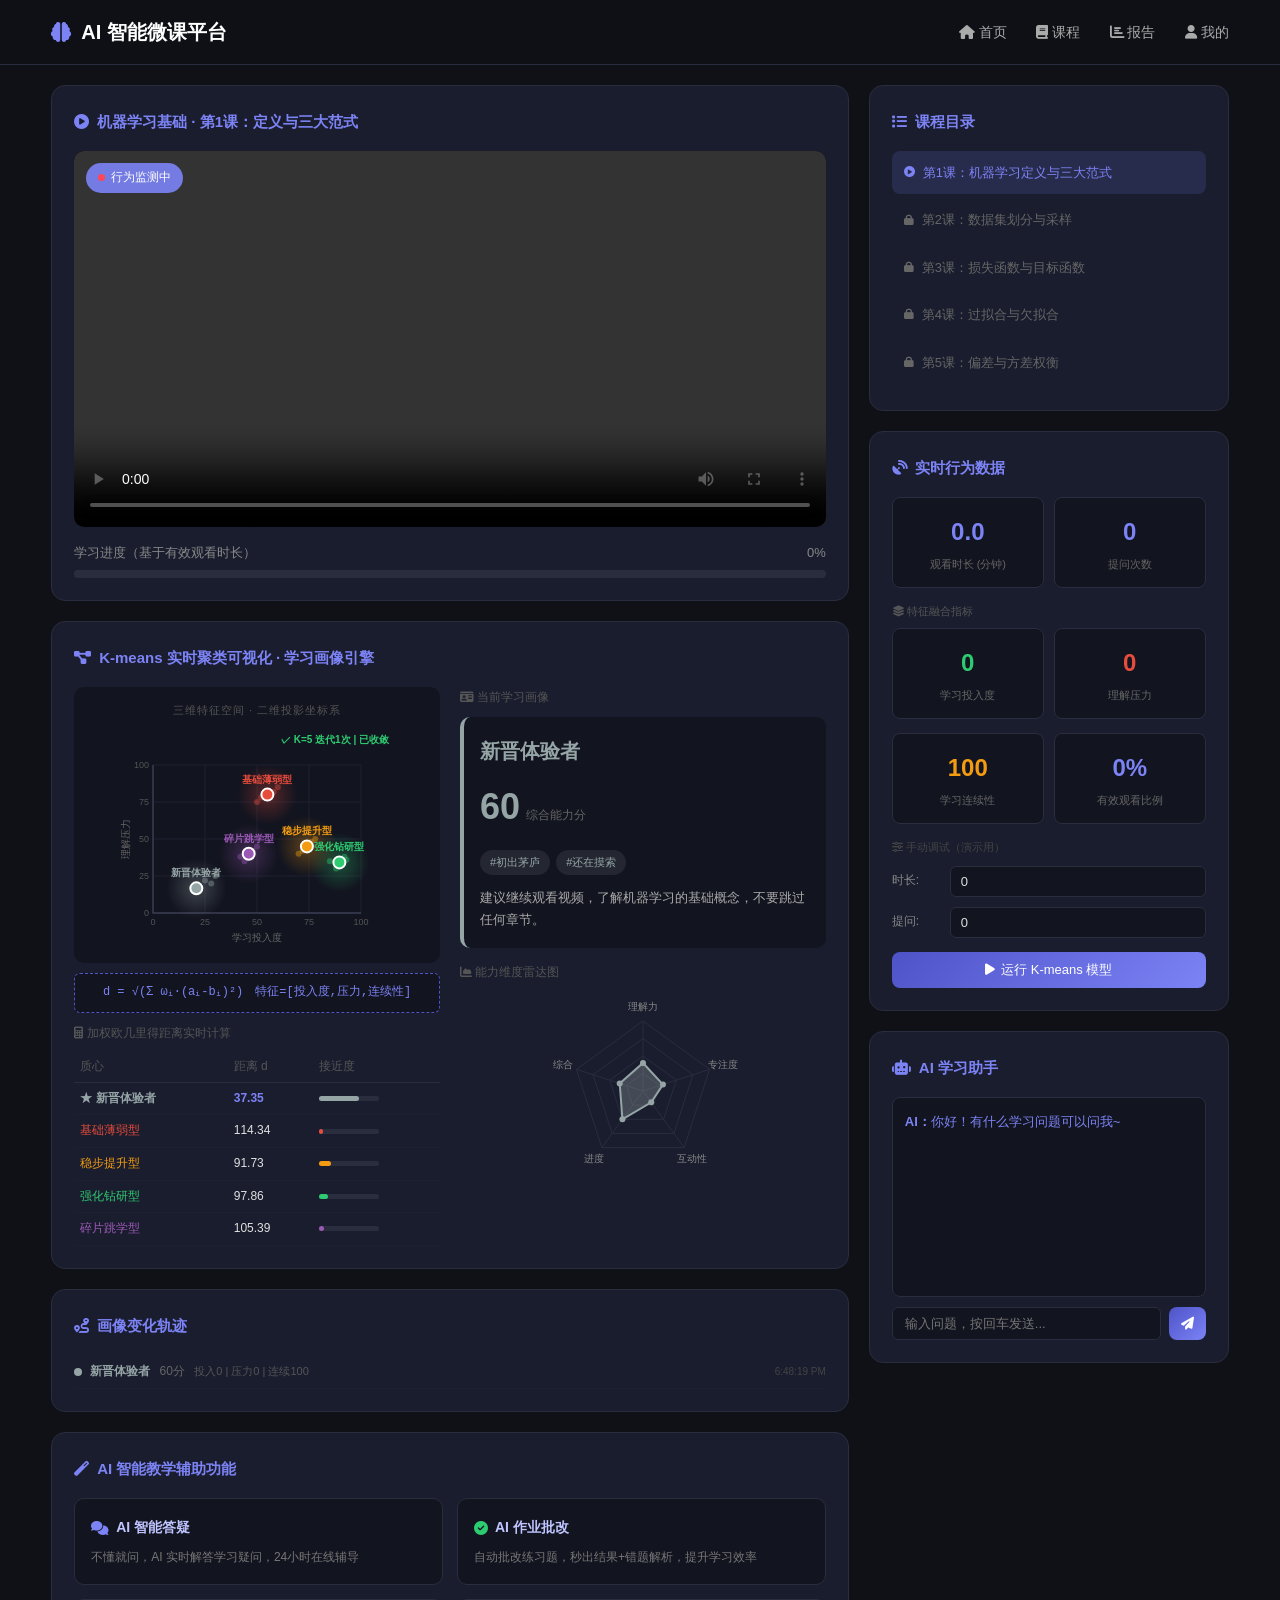
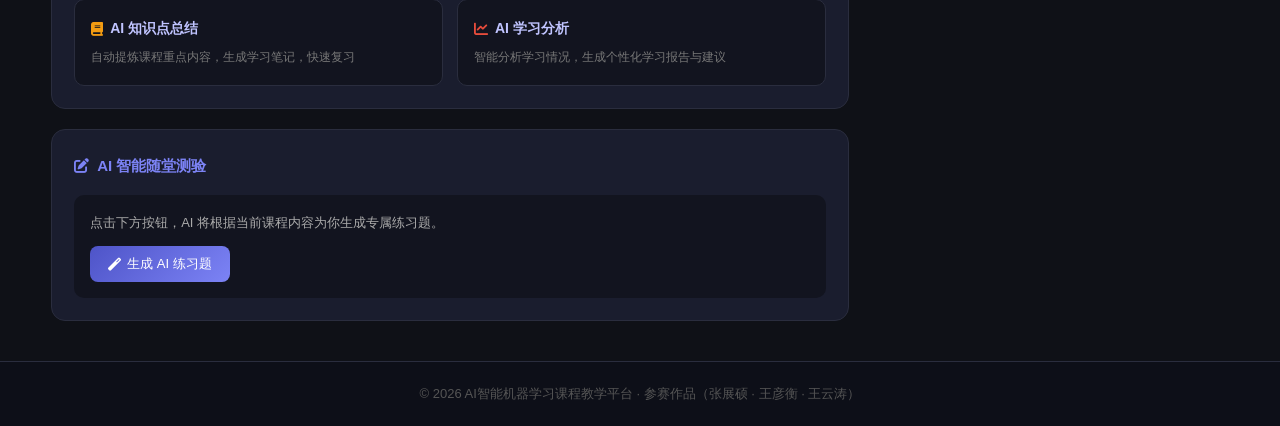
<file: index.html>
<!DOCTYPE html>
<html lang="zh-CN">
<head>
    <meta charset="UTF-8">
    <meta content="width=device-width, initial-scale=1.0" name="viewport">
    <title>AI智能微课教学平台</title>
    <link href="https://cdnjs.cloudflare.com/ajax/libs/font-awesome/6.4.0/css/all.min.css" rel="stylesheet">
    <link rel="stylesheet" href="style.css">
</head>
<body>

<header>
    <div class="container">
        <div class="nav">
            <div class="logo"><i class="fas fa-brain"></i><span>AI 智能微课平台</span></div>
            <div class="nav-links">
                <a href="#"><i class="fas fa-home"></i> 首页</a>
                <a href="#"><i class="fas fa-book"></i> 课程</a>
                <a href="teache.html"><i class="fas fa-chart-bar"></i> 报告</a>
                <a href="#"><i class="fas fa-user"></i> 我的</a>
            </div>
        </div>
    </div>
</header>

<div class="container">
    <div class="main-layout">

        <!-- 左侧 -->
        <div>
            <!-- 视频 -->
            <div class="card">
                <div class="card-title"><i class="fas fa-play-circle"></i> 机器学习基础 · 第1课：定义与三大范式</div>
                <div class="video-wrapper">
                    <video id="myVideo" controls src="https://www.w3schools.com/html/mov_bbb.mp4"></video>
                    <div class="video-overlay-badge"><div class="live-dot"></div> 行为监测中</div>
                </div>
                <div class="progress-section">
                    <div class="progress-label">
                        <span>学习进度（基于有效观看时长）</span>
                        <span id="progressText">0%</span>
                    </div>
                    <div class="progress-track"><div class="progress-fill" id="progressFill" style="width:0%"></div></div>
                </div>
            </div>

            <!-- K-means 可视化 -->
            <div class="card">
                <div class="card-title"><i class="fas fa-project-diagram"></i> K-means 实时聚类可视化 · 学习画像引擎</div>
                <div class="kmeans-split">
                    <div>
                        <div class="kmeans-viz-wrapper">
                            <div class="kmeans-viz-title">三维特征空间 · 二维投影坐标系</div>
                            <canvas id="kmeansCanvas" width="280" height="220"></canvas>
                        </div>
                        <div class="formula-box">
                            d = √(Σ ωᵢ·(aᵢ-bᵢ)²)　特征=[投入度,压力,连续性]
                        </div>
                        <div style="font-size:12px;color:#555;margin:10px 0 6px;">
                            <i class="fas fa-calculator"></i> 加权欧几里得距离实时计算
                        </div>
                        <table class="distance-table">
                            <thead><tr><th>质心</th><th>距离 d</th><th>接近度</th></tr></thead>
                            <tbody id="distanceTbody"></tbody>
                        </table>
                    </div>
                    <div>
                        <div style="font-size:12px;color:#555;margin-bottom:8px;">
                            <i class="fas fa-id-card"></i> 当前学习画像
                        </div>
                        <div class="profile-card" id="profileCard">
                            <div class="profile-name" id="profileName">等待数据...</div>
                            <div class="profile-score-row">
                                <div class="profile-score" id="profileScore">—</div>
                                <div class="profile-score-unit">综合能力分</div>
                            </div>
                            <div class="profile-tags" id="profileTags"></div>
                            <div class="profile-suggestion" id="profileSuggestion">运行模型后显示个性化建议</div>
                        </div>
                        <div style="margin-top:14px;">
                            <div style="font-size:12px;color:#555;margin-bottom:8px;">
                                <i class="fas fa-chart-area"></i> 能力维度雷达图
                            </div>
                            <canvas id="radarCanvas" width="220" height="200" style="display:block;margin:0 auto;"></canvas>
                        </div>
                    </div>
                </div>
            </div>

            <!-- 画像变化时间线 -->
            <div class="card">
                <div class="card-title"><i class="fas fa-route"></i> 画像变化轨迹</div>
                <div id="profileTimeline" style="max-height:200px;overflow-y:auto;font-size:12px;color:#aaa;">
                    <p style="color:#555;">开始学习后自动记录画像变化...</p>
                </div>
            </div>

            <!-- AI 功能介绍 -->
            <div class="card">
                <div class="card-title"><i class="fas fa-magic"></i> AI 智能教学辅助功能</div>
                <div class="ai-grid">
                    <div class="ai-feat-card"><h4><i class="fas fa-comments" style="color:#7c83f5"></i> AI 智能答疑</h4><p>不懂就问，AI 实时解答学习疑问，24小时在线辅导</p></div>
                    <div class="ai-feat-card"><h4><i class="fas fa-check-circle" style="color:#2ecc71"></i> AI 作业批改</h4><p>自动批改练习题，秒出结果+错题解析，提升学习效率</p></div>
                    <div class="ai-feat-card"><h4><i class="fas fa-book" style="color:#f39c12"></i> AI 知识点总结</h4><p>自动提炼课程重点内容，生成学习笔记，快速复习</p></div>
                    <div class="ai-feat-card"><h4><i class="fas fa-chart-line" style="color:#e74c3c"></i> AI 学习分析</h4><p>智能分析学习情况，生成个性化学习报告与建议</p></div>
                </div>
            </div>

            <!-- 测验 -->
            <div class="card">
                <div class="card-title"><i class="fas fa-edit"></i> AI 智能随堂测验</div>
                <div class="quiz-inner" id="quizContent">
                    <p>点击下方按钮，AI 将根据当前课程内容为你生成专属练习题。</p>
                    <button class="btn" id="generateQuizBtn" onclick="generateQuizWithAI()" style="margin-top:12px;">
                        <i class="fas fa-magic"></i> 生成 AI 练习题
                    </button>
                </div>
                <div id="quizResult" style="margin-top:12px;padding:14px;border-radius:8px;display:none;background:#12141f;border-left:4px solid #4e54c8;font-size:13px;color:#ccc;"></div>
            </div>
        </div>

        <!-- 右侧 -->
        <div>
            <div class="card">
                <div class="card-title"><i class="fas fa-list"></i> 课程目录</div>
                <ul class="course-list">
                    <li class="active"><i class="fas fa-play-circle"></i> 第1课：机器学习定义与三大范式</li>
                    <li><i class="fas fa-lock"></i> 第2课：数据集划分与采样</li>
                    <li><i class="fas fa-lock"></i> 第3课：损失函数与目标函数</li>
                    <li><i class="fas fa-lock"></i> 第4课：过拟合与欠拟合</li>
                    <li><i class="fas fa-lock"></i> 第5课：偏差与方差权衡</li>
                </ul>
            </div>

            <div class="card">
                <div class="card-title"><i class="fas fa-satellite-dish"></i> 实时行为数据</div>

                <!-- 原始行为指标 -->
                <div class="stats-row">
                    <div class="stat-box"><div class="stat-val" id="statTime">0.0</div><div class="stat-label">观看时长 (分钟)</div></div>
                    <div class="stat-box"><div class="stat-val" id="statSpeak">0</div><div class="stat-label">提问次数</div></div>
                </div>

                <!-- 三维融合指标 -->
                <div style="font-size:11px;color:#555;margin:10px 0 6px;"><i class="fas fa-layer-group"></i> 特征融合指标</div>
                <div class="stats-row">
                    <div class="stat-box"><div class="stat-val" id="statEngagement" style="color:#2ecc71;">0</div><div class="stat-label">学习投入度</div></div>
                    <div class="stat-box"><div class="stat-val" id="statPressure" style="color:#e74c3c;">0</div><div class="stat-label">理解压力</div></div>
                </div>
                <div class="stats-row">
                    <div class="stat-box"><div class="stat-val" id="statContinuity" style="color:#f39c12;">0</div><div class="stat-label">学习连续性</div></div>
                    <div class="stat-box"><div class="stat-val" id="statEffective">0%</div><div class="stat-label">有效观看比例</div></div>
                </div>

                <div style="font-size:11px;color:#444;margin-bottom:8px;"><i class="fas fa-sliders-h"></i> 手动调试（演示用）</div>
                <div class="input-row"><label>时长:</label><input id="inputTime" type="number" value="0" min="0" step="0.5"></div>
                <div class="input-row"><label>提问:</label><input id="inputSpeak" type="number" value="0" min="0"></div>
                <button class="btn btn-full" onclick="runMLModel()" style="margin-top:4px;">
                    <i class="fas fa-play"></i> 运行 K-means 模型
                </button>
            </div>

            <div class="card">
                <div class="card-title"><i class="fas fa-robot"></i> AI 学习助手</div>
                <div class="chat-box" id="chatBox">
                    <div style="color:#7c83f5;margin-bottom:8px;"><strong>AI：</strong>你好！有什么学习问题可以问我~</div>
                </div>
                <div class="chat-input-row">
                    <input id="userInput" type="text" placeholder="输入问题，按回车发送...">
                    <button class="btn btn-sm" id="sendBtn"><i class="fas fa-paper-plane"></i></button>
                </div>
            </div>
        </div>

    </div>
</div>

<footer>
    <div class="container">
        <p>© 2026 AI智能机器学习课程教学平台 · 参赛作品（张展硕 · 王彦衡 · 王云涛）</p>
    </div>
</footer>

<script src="app.js"></script>
</body>
</html>
</file>
<file: style.css>
* { margin: 0; padding: 0; box-sizing: border-box; font-family: "Microsoft YaHei", sans-serif; }
body { background: #0f1117; color: #e0e0e0; line-height: 1.8; }

header {
    background: rgba(15,17,23,0.95);
    border-bottom: 1px solid #2a2d3e;
    padding: 14px 0;
    position: sticky; top: 0; z-index: 100;
    backdrop-filter: blur(10px);
}
.container { width: 92%; max-width: 1400px; margin: 0 auto; }
.nav { display: flex; justify-content: space-between; align-items: center; }
.logo { font-size: 20px; font-weight: bold; color: #7c83f5; display: flex; align-items: center; gap: 10px; }
.logo span { color: #fff; }
.nav-links a { color: #aaa; text-decoration: none; margin-left: 25px; font-size: 14px; transition: 0.2s; }
.nav-links a:hover { color: #7c83f5; }

.main-layout {
    display: grid;
    grid-template-columns: 1fr 360px;
    gap: 20px;
    margin: 20px auto;
    align-items: start;
}

.card {
    background: #1a1d2e;
    border-radius: 14px;
    padding: 22px;
    border: 1px solid #2a2d3e;
    margin-bottom: 20px;
}
.card-title {
    font-size: 15px; font-weight: bold; color: #7c83f5;
    margin-bottom: 16px; display: flex; align-items: center; gap: 8px;
}

.video-wrapper { position: relative; border-radius: 10px; overflow: hidden; background: #000; }
.video-wrapper video { width: 100%; display: block; }
.video-overlay-badge {
    position: absolute; top: 12px; left: 12px;
    background: rgba(124,131,245,0.9); color: #fff;
    padding: 4px 12px; border-radius: 20px; font-size: 12px;
    display: flex; align-items: center; gap: 6px;
}
.live-dot { width: 7px; height: 7px; background: #ff4757; border-radius: 50%; animation: blink 1s infinite; }
@keyframes blink { 0%,100%{opacity:1} 50%{opacity:0.2} }

.progress-section { margin-top: 14px; }
.progress-label { display: flex; justify-content: space-between; font-size: 13px; color: #888; margin-bottom: 6px; }
.progress-track { height: 8px; background: #2a2d3e; border-radius: 4px; overflow: hidden; }
.progress-fill { height: 100%; border-radius: 4px; background: linear-gradient(90deg, #4e54c8, #7c83f5); transition: width 0.5s ease; }

.kmeans-split { display: grid; grid-template-columns: 1fr 1fr; gap: 20px; align-items: start; }
.kmeans-viz-wrapper { background: #12141f; border-radius: 10px; padding: 14px; }
.kmeans-viz-title { font-size: 11px; color: #555; margin-bottom: 8px; text-align: center; letter-spacing: 1px; text-transform: uppercase; }
#kmeansCanvas { display: block; margin: 0 auto; border-radius: 6px; }

.formula-box {
    background: #12141f; border: 1px dashed #4e54c8;
    border-radius: 6px; padding: 8px;
    font-family: 'Consolas', monospace; font-size: 12px; color: #7c83f5;
    text-align: center; margin-top: 10px;
}

.distance-table { width: 100%; border-collapse: collapse; font-size: 12px; margin-top: 8px; }
.distance-table th { color: #555; font-weight: normal; padding: 4px 6px; text-align: left; border-bottom: 1px solid #2a2d3e; }
.distance-table td { padding: 5px 6px; border-bottom: 1px solid #1e2030; }
.distance-table tr.best-match td { color: #7c83f5; font-weight: bold; }
.dist-bar-wrap { background: #2a2d3e; border-radius: 3px; height: 5px; width: 60px; display: inline-block; vertical-align: middle; }
.dist-bar { height: 100%; border-radius: 3px; background: #4e54c8; }

.profile-card { background: #12141f; border-radius: 10px; padding: 16px; border-left: 4px solid #7c83f5; transition: border-color 0.4s; }
.profile-name { font-size: 20px; font-weight: bold; margin-bottom: 6px; transition: color 0.4s; }
.profile-score-row { display: flex; align-items: baseline; gap: 6px; margin-bottom: 10px; }
.profile-score { font-size: 36px; font-weight: bold; color: #7c83f5; transition: color 0.4s; }
.profile-score-unit { font-size: 12px; color: #666; }
.profile-tags { display: flex; gap: 6px; flex-wrap: wrap; margin-bottom: 12px; }
.tag { padding: 3px 10px; border-radius: 20px; font-size: 11px; }
.profile-suggestion { font-size: 13px; color: #aaa; line-height: 1.7; }

.ai-grid { display: grid; grid-template-columns: repeat(2,1fr); gap: 14px; }
.ai-feat-card { background: #12141f; border-radius: 10px; padding: 16px; border: 1px solid #2a2d3e; transition: border-color 0.2s; }
.ai-feat-card:hover { border-color: #4e54c8; }
.ai-feat-card h4 { font-size: 14px; color: #c0c4ff; margin-bottom: 6px; display: flex; align-items: center; gap: 7px; }
.ai-feat-card p { font-size: 12px; color: #777; }

.course-list { list-style: none; }
.course-list li { padding: 10px 12px; border-radius: 8px; font-size: 13px; cursor: pointer; display: flex; align-items: center; gap: 8px; transition: background 0.2s; margin-bottom: 4px; }
.course-list li.active { background: rgba(124,131,245,0.15); color: #7c83f5; }
.course-list li:not(.active) { color: #666; }
.course-list li:not(.active):hover { background: #1e2030; color: #aaa; }
.course-list li i { font-size: 11px; }

.stats-row { display: grid; grid-template-columns: 1fr 1fr; gap: 10px; margin-bottom: 14px; }
.stat-box { background: #12141f; border-radius: 8px; padding: 12px; text-align: center; border: 1px solid #2a2d3e; }
.stat-val { font-size: 24px; font-weight: bold; color: #7c83f5; }
.stat-label { font-size: 11px; color: #666; margin-top: 2px; }

.input-row { display: flex; gap: 8px; align-items: center; margin-bottom: 10px; }
.input-row label { font-size: 12px; color: #888; white-space: nowrap; min-width: 50px; }
.input-row input { flex: 1; background: #12141f; border: 1px solid #2a2d3e; color: #e0e0e0; border-radius: 6px; padding: 7px 10px; font-size: 13px; outline: none; }
.input-row input:focus { border-color: #4e54c8; }

.chat-box { height: 200px; background: #12141f; border-radius: 8px; padding: 12px; overflow-y: auto; margin-bottom: 10px; border: 1px solid #2a2d3e; font-size: 13px; }
.chat-input-row { display: flex; gap: 8px; }
.chat-input-row input { flex: 1; background: #12141f; border: 1px solid #2a2d3e; color: #e0e0e0; border-radius: 6px; padding: 8px 12px; font-size: 13px; outline: none; }
.chat-input-row input:focus { border-color: #4e54c8; }

.btn { background: linear-gradient(135deg, #4e54c8, #7c83f5); color: #fff; border: none; border-radius: 8px; padding: 9px 18px; cursor: pointer; font-size: 13px; transition: opacity 0.2s; display: inline-flex; align-items: center; gap: 6px; }
.btn:hover { opacity: 0.85; }
.btn:disabled { opacity: 0.5; cursor: not-allowed; }
.btn-full { width: 100%; justify-content: center; }
.btn-sm { padding: 8px 12px; }

.quiz-inner { background: #12141f; border-radius: 10px; padding: 16px; font-size: 13px; color: #aaa; }
.quiz-inner p.quiz-q { color: #fff; font-size: 14px; margin-bottom: 10px; font-weight: bold; }
.quiz-inner label { color: #ccc; display: block; margin: 6px 0; cursor: pointer; }
.quiz-inner input[type=radio] { margin-right: 6px; accent-color: #7c83f5; }

footer { background: #0d0f18; border-top: 1px solid #2a2d3e; text-align: center; padding: 20px 0; margin-top: 20px; font-size: 13px; color: #555; }

@media (max-width: 1024px) {
    .main-layout { grid-template-columns: 1fr; }
    .kmeans-split { grid-template-columns: 1fr; }
    .ai-grid { grid-template-columns: 1fr; }
}


/* 加载动画 */
@keyframes fadeIn {
    from { opacity: 0; transform: translateY(5px); }
    to { opacity: 1; transform: translateY(0); }
}

.card { animation: fadeIn 0.3s ease; }

.loading-skeleton {
    background: linear-gradient(90deg, #1a1d2e 25%, #2a2d3e 50%, #1a1d2e 75%);
    background-size: 200% 100%;
    animation: shimmer 1.5s infinite;
    border-radius: 4px;
}

@keyframes shimmer {
    0% { background-position: 200% 0; }
    100% { background-position: -200% 0; }
}
</file>
